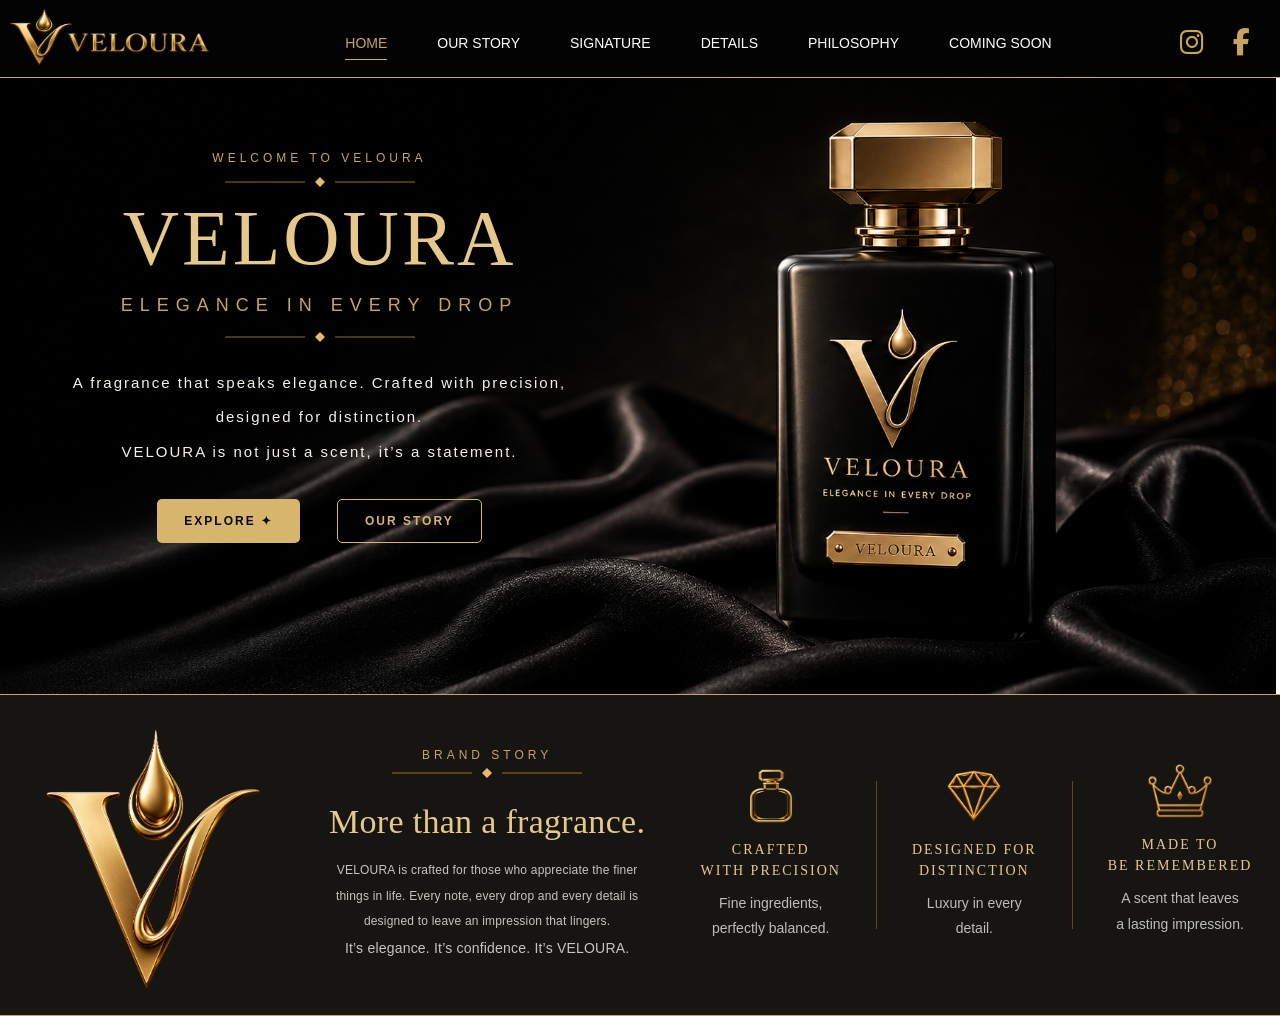
<file: index.html>
<!doctype html>
<html lang="en">
  <head>
    <meta charset="UTF-8" />

    <meta name="viewport" content="width=device-width, initial-scale=1.0" />

    <meta
      name="description"
      content="VELOURA — Elegance in Every Drop. A luxury fragrance crafted with precision and designed for distinction."
    />

    <meta name="author" content="VELOURA" />

    <title>VELOURA | Elegance in Every Drop</title>

    <link rel="preconnect" href="https://fonts.googleapis.com" />

    <link rel="preconnect" href="https://fonts.gstatic.com" crossorigin />

    <link
      href="https://fonts.googleapis.com/css2?family=Playfair+Display:wght@400;500;600;700&family=Poppins:wght@300;400;500;600&display=swap"
      rel="stylesheet"
    />

    <link
      rel="stylesheet"
      href="https://cdnjs.cloudflare.com/ajax/libs/font-awesome/6.7.2/css/all.min.css"
    />

    <link rel="stylesheet" href="style.css" />
    <link rel="icon" href="Assets/Main logo.png" />
  </head>

  <body>
    <header class="site-header">
      <nav class="navbar" aria-label="Main navigation">
        <a href="index.html" class="logo" aria-label="VELOURA Home">
          <img src="Assets/Small logo.png" alt="VELOURA" />
        </a>

        <ul class="nav-list">
          <li class="nav-item">
            <a href="#home" class="nav-link" id="active"> Home </a>
          </li>

          <li class="nav-item">
            <a href="#story" class="nav-link"> Our Story </a>
          </li>

          <li class="nav-item">
            <a href="#signature" class="nav-link"> Signature </a>
          </li>

          <li class="nav-item">
            <a href="#details" class="nav-link"> Details </a>
          </li>

          <li class="nav-item">
            <a href="#philosophy" class="nav-link"> Philosophy </a>
          </li>

          <li class="nav-item">
            <a href="#coming-soon" class="nav-link"> Coming Soon </a>
          </li>
        </ul>

        <div class="social-links">
          <a href="#" class="social-link" aria-label="VELOURA Instagram">
            <i class="fa-brands fa-instagram"></i>
          </a>

          <a href="#" class="social-link" aria-label="VELOURA Facebook">
            <i class="fa-brands fa-facebook-f"></i>
          </a>
          <aside class="side-bar social-link">
            <i class="fa-solid fa-bars"></i>          
          </aside>
        </div>
        
      </nav>
    </header>

    <main>
      <section class="hero" id="home" aria-labelledby="hero-title">
        <div class="hero-background">
          <div class="hero-content">
            <!-- Small Heading -->
            
            <p class="hero-eyebrow">Welcome to VELOURA</p>
            
            <!-- Decorative Divider -->
            
            <div class="hero-divider" aria-hidden="true">
              <img src="Assets/Vector group.png" alt="vector group">
            </div>
            
            <!-- Main Heading -->
            
            <h1 id="hero-title">VELOURA</h1>
            
            <!-- Tagline -->
            
            <p class="hero-tagline">Elegance in Every Drop</p>

            <!-- Decorative Divider -->
            
            <div class="hero-divider" aria-hidden="true">
              <img src="Assets/Vector group.png" alt="vector group">
            </div>
            
            <!-- Description -->

            <p class="hero-description">
              A fragrance that speaks elegance. Crafted with precision,<br>designed
              for distinction.

              <br />

              VELOURA is not just a scent, it’s a statement.
            </p>
            
            <div class="hero-actions">
              <button href="#signature" class="btn btn-primary">Explore ✦</button>
              <button href="#story" class="btn btn-secondary"> Our Story </button>
            </div>
          </div>
        </div>
      </section>


      <section class="brand-story" id="story" aria-labelledby="story-title">
        <div class="brand-story-container">
          <div class="brand-logo">
            <a href="index.html"><img src="Assets/Main logo.png" alt="" aria-hidden="true" /></a>
          </div>

          <div class="story-content">
            <p class="section-eyebrow">Brand Story</p>

            <div class="section-divider" aria-hidden="true">
              <img src="Assets/Vector group.png" alt="vector group">
            </div>

            <h2 id="story-title">More than a fragrance.</h2>

            <p class="story-description">
              VELOURA is crafted for those who appreciate the finer<Br>things in
              life. Every note, every drop and every detail is<br>designed to leave
              an impression that lingers.
            </p>

            <p class="story-highlight">
              It’s elegance. It’s confidence. It’s VELOURA.
            </p>
          </div>
          <div class="brand-values">
            <!-- VALUE 01 -->

            <article class="value-card">
              <div class="value-icon" aria-hidden="true">
                <!-- <i class="fa-solid fa-flask"></i> -->
                 <img src="Assets/bottle-icon.png" alt="bottle icon">
              </div>

              <h3>
                Crafted
                <br />
                With Precision
              </h3>

              <p>Fine ingredients,<br>perfectly balanced.</p>
            </article>

            <img src="Assets/Vector-horizontal.png" alt="lines">

            <!-- VALUE 02 -->

            <article class="value-card">
              <div class="value-icon" aria-hidden="true">
                <!-- <i class="fa-regular fa-gem"></i> -->
                 <img src="Assets/diamond-icon.png" alt="diamond icon">
              </div>

              <h3>
                Designed For
                <br />
                Distinction
              </h3>

              <p>Luxury in every<br>detail.</p>
            </article>

            <img src="Assets/Vector-horizontal.png" alt="lines">

            <!-- VALUE 03 -->

            <article class="value-card">
              <div class="value-icon crown" aria-hidden="true">
                <!-- <i class="fa-solid fa-crown"></i> -->
                 <img src="Assets/crown-icon.png" alt="crown icon">
              </div>

              <h3>
                Made To
                <br />
                Be Remembered
              </h3>

              <p>A scent that leaves<br>a lasting impression.</p>
            </article>
          </div>
        </div>
      </section>
  </body>
</html>
</file>
<file: style.css>
*{
    padding: 0px;
    margin: 0px;
    font-family: "Inter" , sans-serif;
}

:root {
    /* ═══════════════════════════════════════
       VELOURA — GLOBAL COLOR SYSTEM
       ═══════════════════════════════════════ */

    /* ───── Background Colors ───── */
    --bg-primary: #080707;          /* Main website background */
    --bg-navbar: #030303;           /* Navbar */
    --bg-secondary: #11100E;        /* Secondary sections */
    --bg-surface: #171512;          /* Cards / panels */
    --bg-elevated: #211D17;         /* Hover / elevated surfaces */
    --bg-deep: #050505;             /* Deep black areas */


    /* ───── Gold / Brand Colors ───── */
    --gold-primary: #C9A45C;        /* Main gold */
    --gold-light: #E6C98A;          /* Headings / highlights */
    --gold-champagne: #F0D7A0;      /* Bright luxury gold */
    --gold-button: #D7B56D;         /* Primary button */
    --gold-dark: #806735;           /* Borders / muted gold */
    --gold-line: #4B3B20;           /* Thin dividers */
    --gold-glow: rgba(201, 164, 92, 0.25);


    /* ───── Text Colors ───── */
    --text-primary: #F5F1E8;        /* Main text */
    --text-secondary: #B8B1A4;      /* Body / secondary text */
    --text-muted: #817A6E;          /* Muted text */
    --text-dark: #080707;           /* Text on gold buttons */


    /* ───── Border Colors ───── */
    --border-gold: #806735;
    --border-subtle: #2A241B;
    --border-light: rgba(201, 164, 92, 0.28);


    /* ───── Effects ───── */
    --shadow-luxury: 0 20px 60px rgba(0, 0, 0, 0.45);
    --shadow-gold: 0 0 30px rgba(201, 164, 92, 0.12);


    /* ───── Overlay Colors ───── */
    --overlay-dark: rgba(0, 0, 0, 0.55);
    --overlay-navbar: rgba(3, 3, 3, 0.92);
}

h1,h2,h3{
    font-family: "Cormorant Gamorant" , serif;
}

::-webkit-scrollbar {
    width: 7px;
}

::-webkit-scrollbar-track {
    background: #050505;
}

::-webkit-scrollbar-thumb {
    background: #C99A45;
    border-radius: 10px;
}

.navbar{
    background: var(--bg-navbar);
    display: flex;
    justify-content: space-between;
    align-items: center;
    border-bottom: 1px solid var(--gold-primary);
    width: 100%;
}

.nav-list{
    display: flex;
    justify-content: center;
    align-items: center;
    gap: 50px;
    margin-top: 9px;
    list-style: none;
    text-transform: uppercase;
}

.nav-item a{
    position: relative;
    font-size: 14px;
    text-decoration: none;
    color: white;
    padding-bottom: 8px;
}

.nav-item a::after {
    content: "";
    position: absolute;
    left: 0;
    bottom: 0;
    width: 0;
    height: 1px;
    background-color: var(--gold-primary);
    transition: width 0.3s ease;
}

/* On hover */
.nav-item a:hover::after {
    width: 100%;
}

.side-bar{
    display: none;
}

#active{
    color: var(--gold-primary);
    border-bottom: 1.5px solid var(--gold-primary);
}

#active:hover::after{
    width: 0;
}

.social-links{
    display: flex;
    justify-content: center;
    align-items: center;
    margin-top: 9px;
    gap: 29px;
    margin-right: 30px;
}

.social-link{
    color: var(--gold-primary);
    font-size: 27px;
    transition: 0.3s all ease;
}

.social-link:hover{
    transform: translateY(-5px);
}

.logo img{
    width: 217px;
    height: 73px;
}

.hero-background{
    background: url(Assets/Hero-img.png);
    background-repeat: no-repeat;
    width: 100%;
    height: 618px;
    background-size: contain;
}

.hero-content{
    text-align: center;
    width: 495px;
    padding-top: 66px;
    padding-left: 72px;
}

.hero-eyebrow{
    text-transform: uppercase;
    font-size: 12px;
    font-weight: 500;
    letter-spacing: 4px;
    line-height: 2.4;
    color: var(--gold-primary);
}

#hero-title{
    font-size: 78px;
    font-weight: 500;
    color: var(--gold-light);
    letter-spacing: 3px;
    line-height: 1.2;
}

.hero-tagline{
    font-size: 18px;
    font-weight: 500;
    color: var(--gold-primary);
    letter-spacing: 7px;
    text-transform: uppercase;
    line-height: 2.4;
}

.hero-description{
    font-size: 15px;
    font-weight: 400;
    line-height: 2.3;
    letter-spacing: 2px;
    color: var(--text-primary);
    margin-top: 20px;
}

.hero-actions{
    margin-top: 30px;
    display: flex;
    justify-content: center;
    align-items: center;
    gap: 37px;
}

.btn{
    font-size: 12px;
    font-weight: 600;
    letter-spacing: 2px;
    text-transform: uppercase;
    border-radius: 5px;
    cursor: pointer;
    padding: 0 27px;
    transition: 0.3s all ease;
}

.btn:hover{
    transform: translateY(-5px);
}

.btn-primary{
    background: var(--gold-button);
    height: 44px;
    border: none;
    color: var(--text-dark);
}

.btn-secondary{
    background: transparent;
    height: 44px;
    border: 1.5px solid var(--gold-button);
    color: var(--gold-button);
}

.brand-story-container{
    margin-top: -2px;
    background: var(--bg-surface);
    color: white;
    display: flex;
    justify-content: space-around;
    align-items: center;
    text-align: center;
    border-top: 1px solid var(--gold-primary);
    border-bottom: 1px solid var(--gold-primary);
}
.brand-logo img{
    width: 242px;
    height: 288px;
    margin-left: 4px;
    margin-top: 28px;
}

.section-eyebrow{
    text-transform: uppercase;
    font-size: 12px;
    font-weight: 500;
    letter-spacing: 4px;
    color: var(--gold-primary);
    line-height: 1.4;
}

#story-title{
    font-family: "Cormorant Garamond", serif;
    font-size: 34px;
    font-weight: 500;
    line-height: 1.2;
    color: var(--gold-light);
    text-align: center;
    letter-spacing: 0.3px;
    margin-top: 20px;
}

.story-content{
    margin-top: 0px;   
}

.story-description{
    font-size: 12px;
    font-weight: 300;
    line-height: 2.1;
    letter-spacing: 0.2px;
    color: #C8C4BE;
    margin-top: 16px;
}

.story-highlight{
    font-size: 14px;
    font-weight: 300;
    line-height: 2.1;
    letter-spacing: 0.2px;
    color: #C8C4BE;
}

.brand-values{
    display: flex;
    justify-content: center;
    align-items: center;
    gap: 35px;
}

.value-icon img{
    width: 72px;
    height: 54px;
}

.crown{
    margin-top: -9px;
}

.value-card h3{
    font-family: "Cormorant Garamond", serif;
    color: var(--gold-light);
    font-size: 14px;
    font-weight: 500;
    letter-spacing: 2px;
    text-transform: uppercase;
    line-height: 1.5;
    text-align: center;
    margin-top: 12px;
    margin-bottom: 10px;
}

.value-card p{
    font-family: Arial, sans-serif;
    color: #bdbdbd;
    font-size: 14px;
    font-weight: 400;
    line-height: 1.8;
    text-align: center;
    max-width: 180px;
}


/* Responsive Design */

@media (max-width : 1075px) {
    .nav-list{
        gap: 40px;
    }
    .hero-content{
        padding-top: 50px;
        padding-left: 35px;
    }
}


@media (max-width : 1005px) {
    .nav-list{
        gap: 20px;
    }
    .hero-content{
        padding-top: 25px;
        padding-left: 35px;
    }
}

@media (max-width: 930px) {
    .nav-list{
        display: none;
    }
    .side-bar{
        display: inline-block;
        i{
            font-size: 27px;
            color: var(--gold-primary);
        }
    }
    .hero-eyebrow{
        font-size: 9px;
    }
    #hero-title{
        font-size: 70px;
    }
    .hero-tagline{
        font-size: 15px;
    }
    .hero-description{
        font-size: 13px;
    }
    .hero-content{
        /* padding-top: 25px; */
        padding-left: 25px;
    }
    .btn-primary{
        width: 143px;
    }
}


@media (max-width: 860px) {
    .hero-background{
        background-size: fit;
    }
    .hero-eyebrow{
        font-size: 8px;
    }
    #hero-title{
        font-size: 60px;
    }
    .hero-tagline{
        font-size: 9px;
    }
    .hero-description{
        font-size: 10px;
    }
    .hero-content{
        padding-top: 30px;
        padding-left: 0px;
    }
    .btn-primary{
        width: 143px;
    }
    .hero-actions{
        margin-top: 20px;
    }
}
</file>
